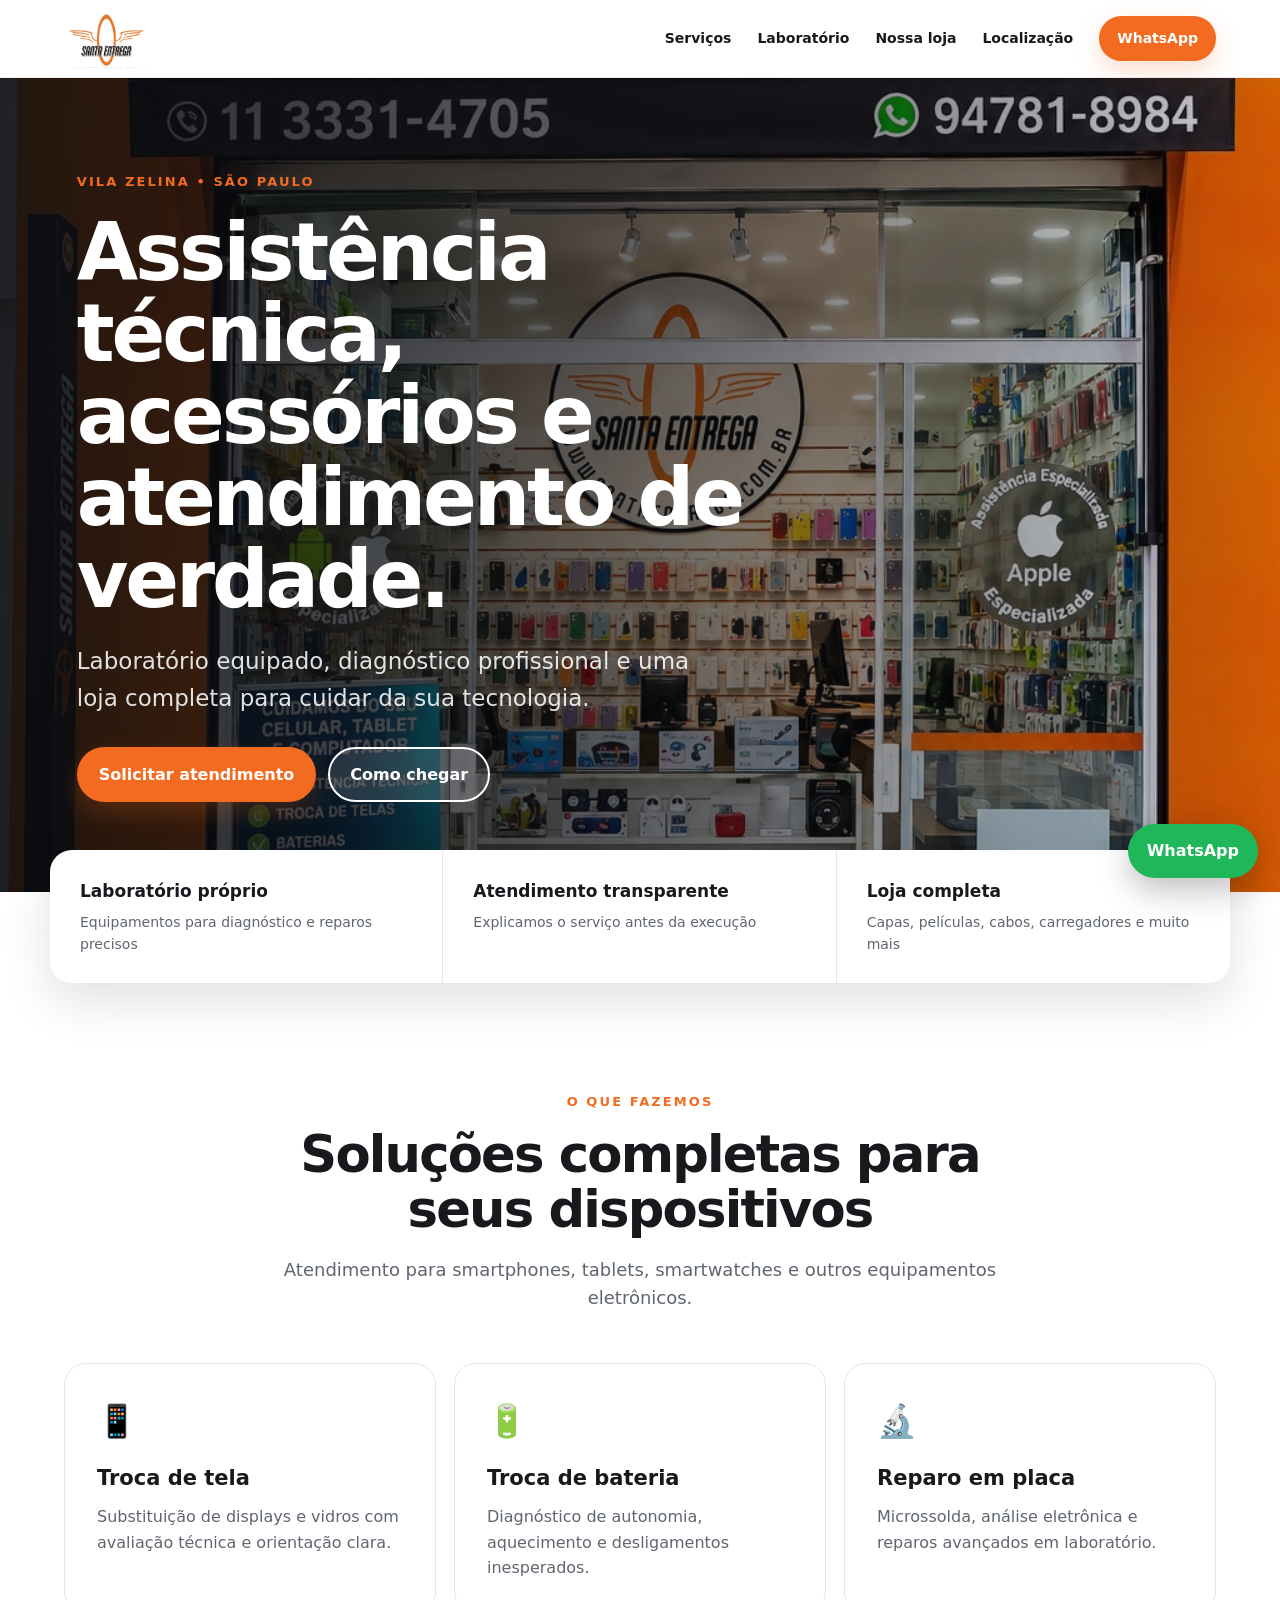
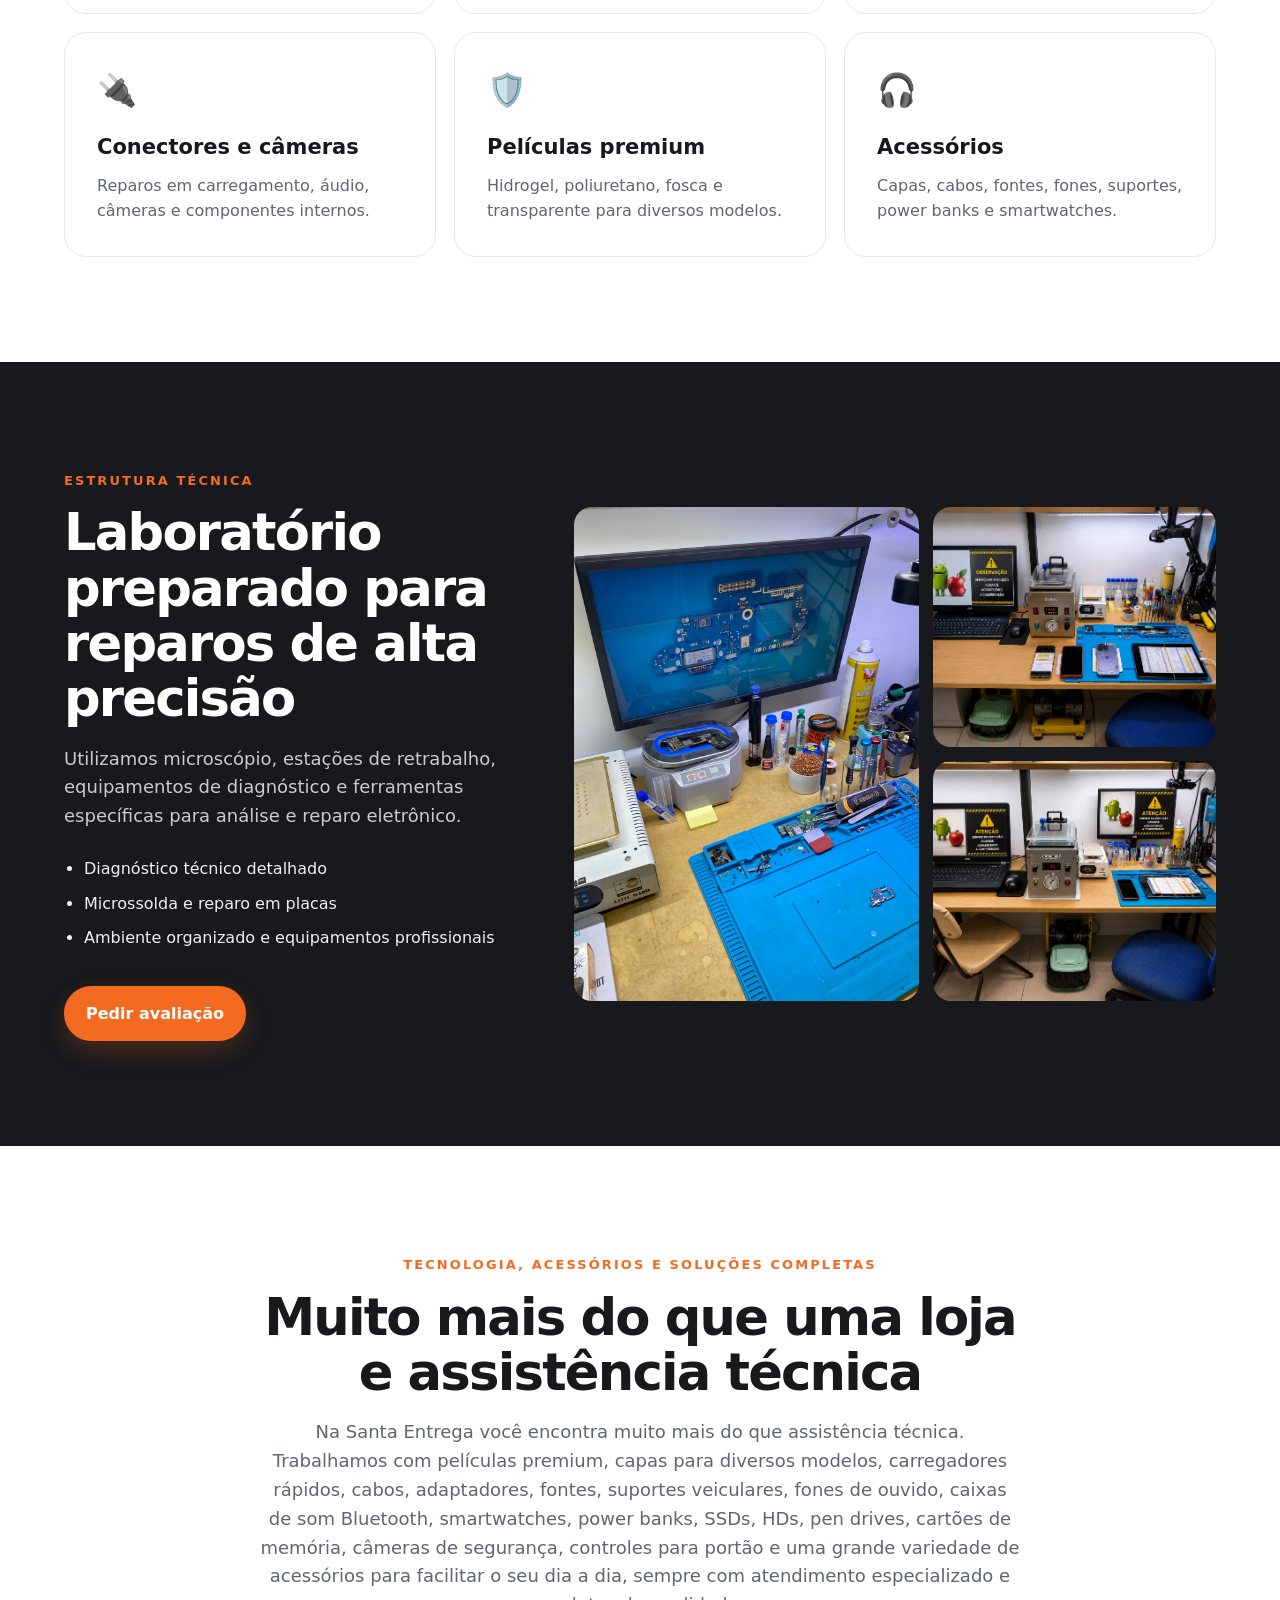
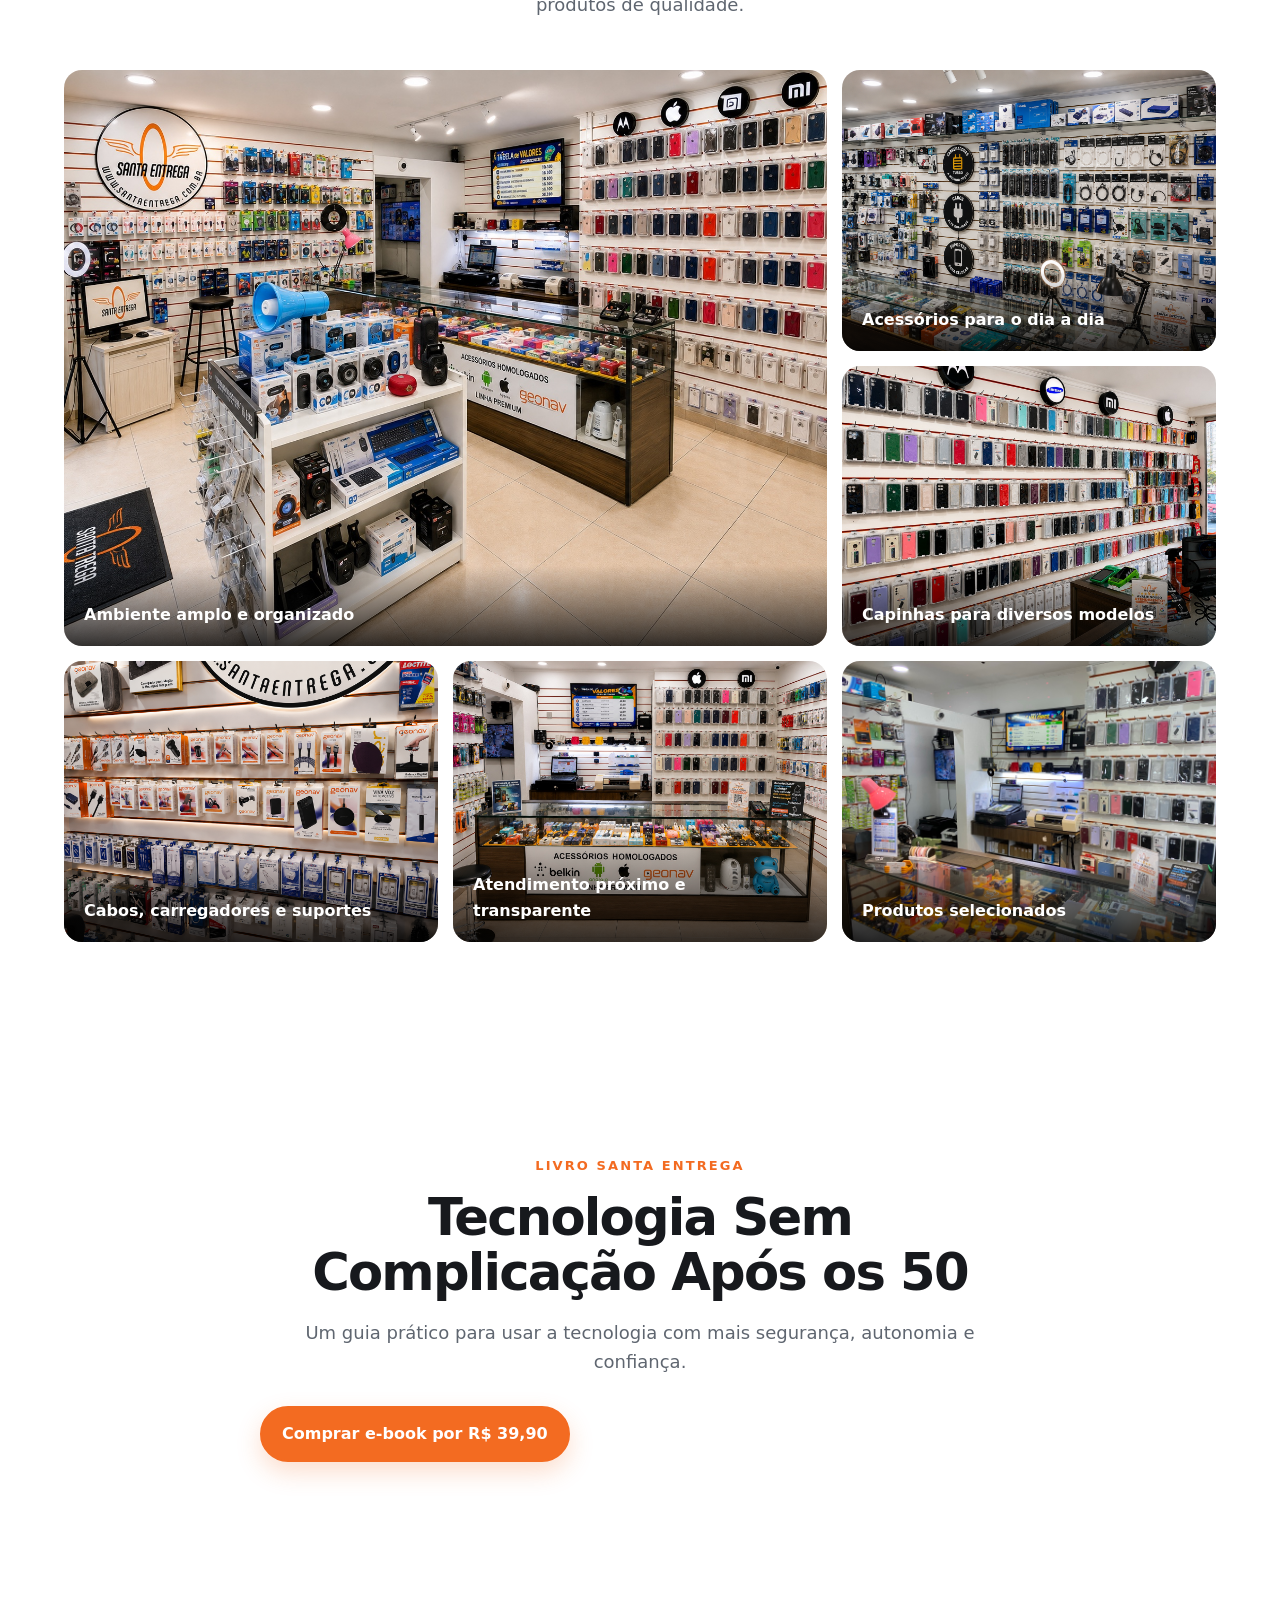
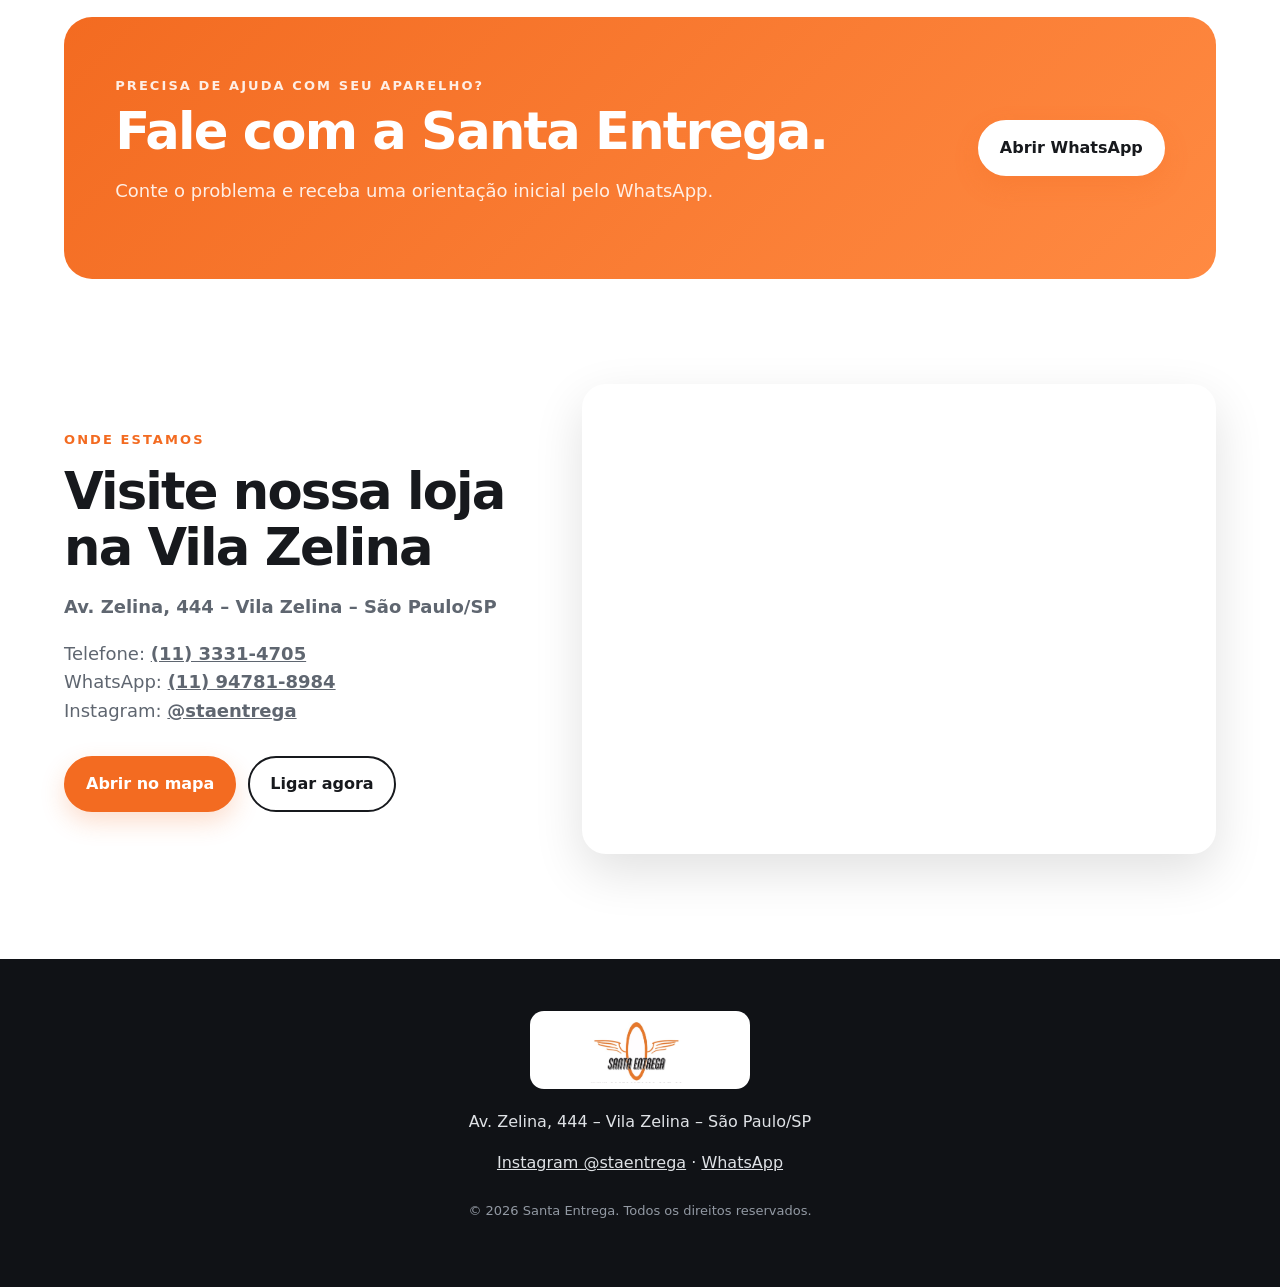
<file: index.html>
<!doctype html>
<html lang="pt-BR">
<head>
  <meta charset="utf-8">
  <meta name="viewport" content="width=device-width, initial-scale=1">
  <title>Santa Entrega | Assistência Técnica e Acessórios na Vila Zelina</title>
  <meta name="description" content="Assistência técnica especializada, reparo em placas, películas e acessórios para celulares, tablets e smartwatches. Av. Zelina, 444, Vila Zelina, São Paulo.">
  <meta name="theme-color" content="#f36b21">
  <meta property="og:title" content="Santa Entrega | Tecnologia com confiança">
  <meta property="og:image" content="https://santaentrega.com.br/imagens/fachada.jpg">
  <link rel="icon" type="image/jpeg" href="imagens/logo-santa-entrega.jpg">
  <meta property="og:description" content="Assistência técnica especializada, laboratório próprio, películas e acessórios na Vila Zelina.">
  <meta property="og:type" content="website">
  <meta property="og:url" content="https://santaentrega.com.br/">
  <meta property="og:image" content="https://santaentrega.com.br/imagens/fachada.jpg">
  <link rel="canonical" href="https://santaentrega.com.br/">
  <link rel="stylesheet" href="estilos.css">
  <script type="application/ld+json">
  {
    "@context":"https://schema.org",
    "@type":"LocalBusiness",
    "name":"Santa Entrega",
    "url":"https://santaentrega.com.br/",
    "image":"https://santaentrega.com.br/imagens/fachada.jpg",
    "telephone":["+55 11 3331-4705","+55 11 94781-8984"],
    "address":{"@type":"PostalAddress","streetAddress":"Av. Zelina, 444","addressLocality":"São Paulo","addressRegion":"SP","addressCountry":"BR"},
    "sameAs":["https://instagram.com/staentrega"]
  }
  </script>
</head>
<body>
  <header class="topo">
    <a class="marca" href="#inicio" aria-label="Santa Entrega - início">
      <img class="logo-marca" src="imagens/logo-santa-entrega.jpg" alt="Logotipo Santa Entrega">
    </a>
    <button class="menu-btn" aria-label="Abrir menu" aria-expanded="false">☰</button>
    <nav class="menu">
      <a href="#servicos">Serviços</a>
      <a href="#laboratorio">Laboratório</a>
      <a href="#loja">Nossa loja</a>
      <a href="#localizacao">Localização</a>
      <a class="botao pequeno" href="https://wa.me/5511947818984?text=Olá%20Santa%20Entrega!%20Gostaria%20de%20um%20atendimento." target="_blank" rel="noopener">WhatsApp</a>
    </nav>
  </header>

  <main>
    <section class="hero" id="inicio">
      <img src="imagens/fachada.jpg" alt="Fachada da loja Santa Entrega na Vila Zelina">
      <div class="hero-overlay"></div>
      <div class="hero-conteudo">
        <span class="etiqueta">Vila Zelina • São Paulo</span>
        <h1>Assistência técnica, acessórios e atendimento de verdade.</h1>
        <p>Laboratório equipado, diagnóstico profissional e uma loja completa para cuidar da sua tecnologia.</p>
        <div class="acoes">
          <a class="botao" href="https://wa.me/5511947818984?text=Olá%20Santa%20Entrega!%20Gostaria%20de%20um%20orçamento." target="_blank" rel="noopener">Solicitar atendimento</a>
          <a class="botao contorno" href="https://www.google.com/maps/search/?api=1&query=Av.%20Zelina%2C%20444%2C%20São%20Paulo" target="_blank" rel="noopener">Como chegar</a>
        </div>
      </div>
    </section>

    <section class="faixa">
      <div><strong>Laboratório próprio</strong><span>Equipamentos para diagnóstico e reparos precisos</span></div>
      <div><strong>Atendimento transparente</strong><span>Explicamos o serviço antes da execução</span></div>
      <div><strong>Loja completa</strong><span>Capas, películas, cabos, carregadores e muito mais</span></div>
    </section>

    <section class="secao" id="servicos">
      <div class="cabecalho-secao">
        <span>O que fazemos</span>
        <h2>Soluções completas para seus dispositivos</h2>
        <p>Atendimento para smartphones, tablets, smartwatches e outros equipamentos eletrônicos.</p>
      </div>
      <div class="cards">
        <article><b>📱</b><h3>Troca de tela</h3><p>Substituição de displays e vidros com avaliação técnica e orientação clara.</p></article>
        <article><b>🔋</b><h3>Troca de bateria</h3><p>Diagnóstico de autonomia, aquecimento e desligamentos inesperados.</p></article>
        <article><b>🔬</b><h3>Reparo em placa</h3><p>Microssolda, análise eletrônica e reparos avançados em laboratório.</p></article>
        <article><b>🔌</b><h3>Conectores e câmeras</h3><p>Reparos em carregamento, áudio, câmeras e componentes internos.</p></article>
        <article><b>🛡️</b><h3>Películas premium</h3><p>Hidrogel, poliuretano, fosca e transparente para diversos modelos.</p></article>
        <article><b>🎧</b><h3>Acessórios</h3><p>Capas, cabos, fontes, fones, suportes, power banks e smartwatches.</p></article>
      </div>
    </section>

    <section class="secao escura" id="laboratorio">
      <div class="laboratorio-grid">
        <div class="laboratorio-texto">
          <span>Estrutura técnica</span>
          <h2>Laboratório preparado para reparos de alta precisão</h2>
          <p>Utilizamos microscópio, estações de retrabalho, equipamentos de diagnóstico e ferramentas específicas para análise e reparo eletrônico.</p>
          <ul>
            <li>Diagnóstico técnico detalhado</li>
            <li>Microssolda e reparo em placas</li>
            <li>Ambiente organizado e equipamentos profissionais</li>
          </ul>
          <a class="botao" href="https://wa.me/5511947818984?text=Olá!%20Preciso%20de%20uma%20avaliação%20técnica." target="_blank" rel="noopener">Pedir avaliação</a>
        </div>
        <div class="mosaico-lab">
          <img src="imagens/microssolda.jpg" alt="Microscópio e equipamento para microssolda">
          <img src="imagens/laboratorio-2.jpg" alt="Bancada técnica equipada da Santa Entrega">
          <img src="imagens/laboratorio-1.jpg" alt="Laboratório técnico da Santa Entrega">
        </div>
      </div>
    </section>

    <section class="secao" id="loja">
      <div class="cabecalho-secao">
        <span>Tecnologia, acessórios e soluções completas</span>
        <h2>Muito mais do que uma loja e assistência técnica</h2>
        <p>Na Santa Entrega você encontra muito mais do que assistência técnica. Trabalhamos com películas premium, capas para diversos modelos, carregadores rápidos, cabos, adaptadores, fontes, suportes veiculares, fones de ouvido, caixas de som Bluetooth, smartwatches, power banks, SSDs, HDs, pen drives, cartões de memória, câmeras de segurança, controles para portão e uma grande variedade de acessórios para facilitar o seu dia a dia, sempre com atendimento especializado e produtos de qualidade.</p>
      </div>
      <div class="galeria">
        <figure class="grande"><img src="imagens/interior-loja.jpg" alt="Interior da loja Santa Entrega"><figcaption>Ambiente amplo e organizado</figcaption></figure>
        <figure><img src="imagens/acessorios-para-dia-a-dia.jpg" alt="Exposição de acessórios"><figcaption>Acessórios para o dia a dia</figcaption></figure>
        <figure><img src="imagens/capinhas.jpg" alt="Variedade de capinhas"><figcaption>Capinhas para diversos modelos</figcaption></figure>
        <figure><img src="imagens/cabos-carregadores-suportes.jpg" alt="Parede com acessórios"><figcaption>Cabos, carregadores e suportes</figcaption></figure>
        <figure><img src="imagens/balcao.jpg" alt="Balcão de atendimento"><figcaption>Atendimento próximo e transparente</figcaption></figure>
        <figure><img src="imagens/vitrine.jpg" alt="Vitrine da Santa Entrega"><figcaption>Produtos selecionados</figcaption></figure>
      </div>
    </section>
<section class="secao" id="livro">
  <div class="cabecalho-secao">
    <span>Livro Santa Entrega</span>
    <h2>Tecnologia Sem Complicação Após os 50</h2>
    <p>Um guia prático para usar a tecnologia com mais segurança, autonomia e confiança.</p>
    <div class="acoes">
    <a class="botao" href="produtos.html">Comprar e-book por R$ 39,90</a>
    </div>
  </div>
</section>
    <section class="chamada">
      <div>
        <span>Precisa de ajuda com seu aparelho?</span>
        <h2>Fale com a Santa Entrega.</h2>
        <p>Conte o problema e receba uma orientação inicial pelo WhatsApp.</p>
      </div>
      <a class="botao claro" href="https://wa.me/5511947818984?text=Olá%20Santa%20Entrega!%20Preciso%20de%20atendimento." target="_blank" rel="noopener">Abrir WhatsApp</a>
    </section>

    <section class="secao local" id="localizacao">
      <div class="info-local">
        <span>Onde estamos</span>
        <h2>Visite nossa loja na Vila Zelina</h2>
        <p><strong>Av. Zelina, 444 – Vila Zelina – São Paulo/SP</strong></p>
        <p>Telefone: <a href="tel:+551133314705">(11) 3331-4705</a><br>WhatsApp: <a href="https://wa.me/5511947818984" target="_blank" rel="noopener">(11) 94781-8984</a><br>Instagram: <a href="https://instagram.com/staentrega" target="_blank" rel="noopener">@staentrega</a></p>
        <div class="acoes">
          <a class="botao" href="https://www.google.com/maps/search/?api=1&query=Av.%20Zelina%2C%20444%2C%20São%20Paulo" target="_blank" rel="noopener">Abrir no mapa</a>
          <a class="botao contorno escuro" href="tel:+551133314705">Ligar agora</a>
        </div>
      </div>
      <iframe title="Mapa da Santa Entrega" src="https://www.google.com/maps?q=Av.%20Zelina%2C%20444%2C%20São%20Paulo&output=embed" loading="lazy" referrerpolicy="no-referrer-when-downgrade"></iframe>
    </section>
  </main>

  <footer>
    <div class="marca rodape-marca"><img class="logo-marca logo-rodape" src="imagens/logo-santa-entrega.jpg" alt="Logotipo Santa Entrega"></div>
    <p>Av. Zelina, 444 – Vila Zelina – São Paulo/SP</p>
    <p><a href="https://instagram.com/staentrega" target="_blank" rel="noopener">Instagram @staentrega</a> · <a href="https://wa.me/5511947818984" target="_blank" rel="noopener">WhatsApp</a></p>
    <p class="direitos">© <span id="ano"></span> Santa Entrega. Todos os direitos reservados.</p>
  </footer>

  <a class="whatsapp-flutuante" href="https://wa.me/5511947818984?text=Olá%20Santa%20Entrega!" target="_blank" rel="noopener" aria-label="Falar com a Santa Entrega no WhatsApp">WhatsApp</a>
  <script src="script.js"></script>
</body>
</html>
</file>
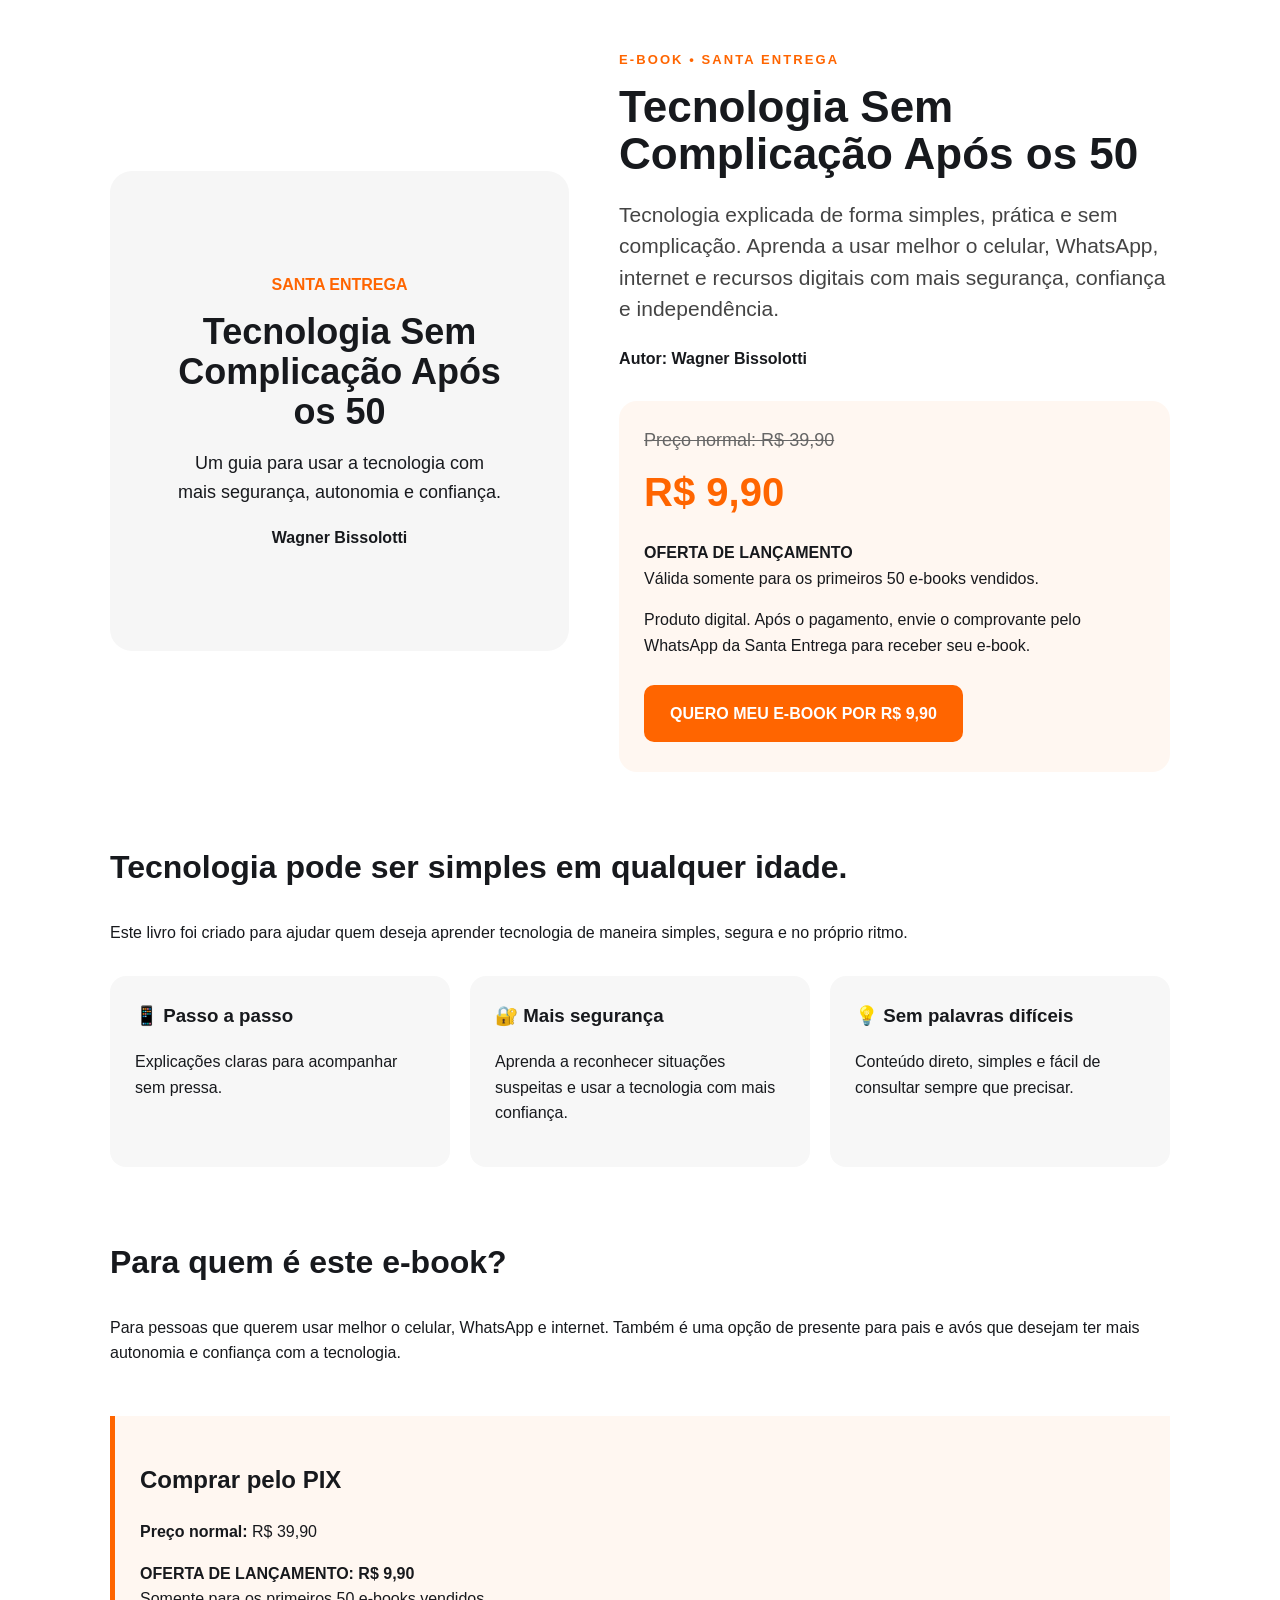
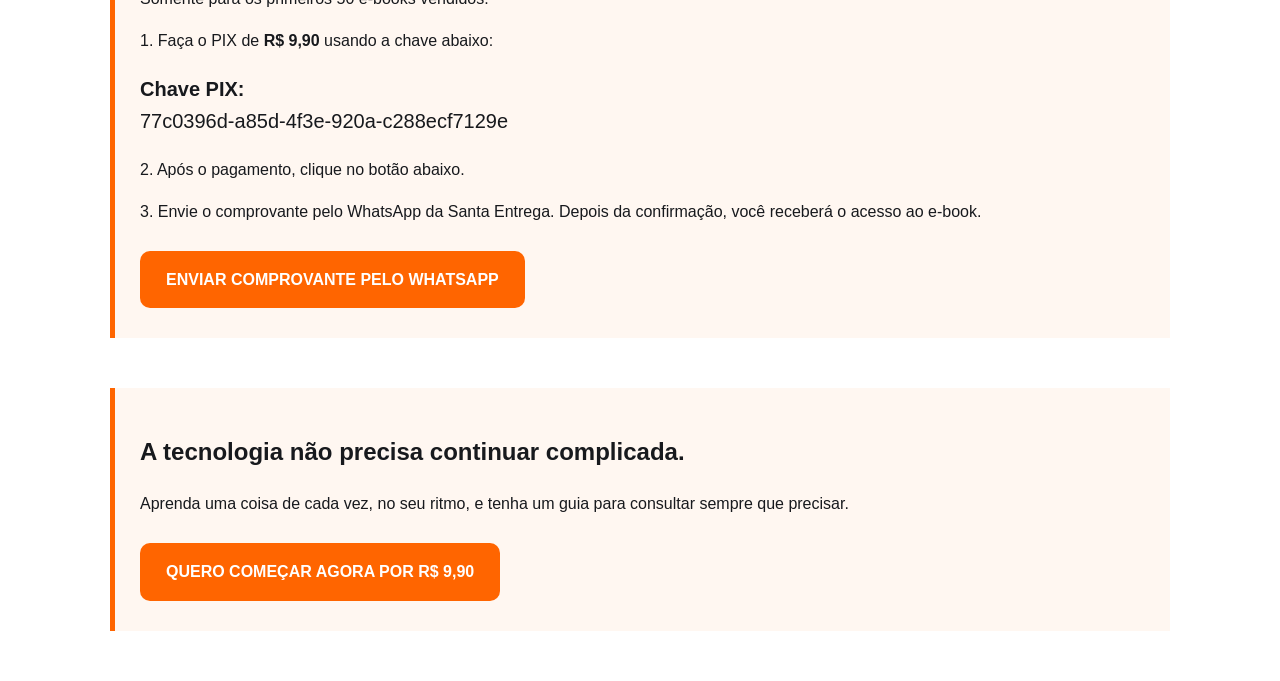
<file: produtos.html>
<!DOCTYPE html>
<html lang="pt-BR">
<head>
  <meta charset="UTF-8">
  <meta name="viewport" content="width=device-width, initial-scale=1.0">

  <title>Tecnologia Sem Complicação Após os 50 | Santa Entrega</title>

  <meta name="description" content="Tecnologia Sem Complicação Após os 50. Um guia prático para usar a tecnologia com mais segurança, autonomia e confiança.">

  <link rel="stylesheet" href="estilos.css">

  <style>
    .pagina-livro {
      max-width: 1100px;
      margin: 0 auto;
      padding: 50px 20px;
      font-family: Arial, sans-serif;
    }

    .livro-hero {
      display: grid;
      grid-template-columns: 1fr 1.2fr;
      gap: 50px;
      align-items: center;
    }

    .livro-capa {
      background: #f6f6f6;
      border-radius: 22px;
      min-height: 480px;
      display: flex;
      align-items: center;
      justify-content: center;
      padding: 30px;
      text-align: center;
    }

    .livro-capa-conteudo {
      max-width: 330px;
    }

    .livro-capa-conteudo span {
      display: block;
      color: #ff6500;
      font-weight: bold;
      margin-bottom: 15px;
    }

    .livro-capa-conteudo h2 {
      font-size: 36px;
      line-height: 1.1;
      margin: 0 0 18px;
    }

    .livro-capa-conteudo p {
      font-size: 18px;
    }

    .livro-info .etiqueta {
      color: #ff6500;
      font-weight: bold;
      text-transform: uppercase;
    }

    .livro-info h1 {
      font-size: 44px;
      line-height: 1.08;
      margin: 12px 0 18px;
    }

    .livro-info .subtitulo {
      font-size: 21px;
      line-height: 1.5;
      color: #444;
    }

    .autor {
      margin-top: 20px;
      font-weight: bold;
    }

    .compra {
      margin-top: 30px;
      padding: 25px;
      border-radius: 18px;
      background: #fff7f1;
    }

    .preco-antigo {
      font-size: 18px;
      text-decoration: line-through;
      color: #666;
      margin-bottom: 5px;
    }

    .preco {
      font-size: 40px;
      font-weight: bold;
      color: #ff6500;
      margin-bottom: 10px;
    }

    .botao-compra {
      display: inline-block;
      background: #ff6500;
      color: white;
      text-decoration: none;
      font-weight: bold;
      padding: 16px 26px;
      border-radius: 10px;
      margin: 10px 8px 5px 0;
    }

    .conteudo-livro {
      margin-top: 70px;
    }

    .conteudo-livro h2 {
      font-size: 32px;
    }

    .beneficios {
      display: grid;
      grid-template-columns: repeat(3, 1fr);
      gap: 20px;
      margin-top: 30px;
    }

    .beneficio {
      background: #f7f7f7;
      padding: 25px;
      border-radius: 16px;
    }

    .beneficio h3 {
      margin-top: 0;
    }

    .aviso {
      margin-top: 50px;
      padding: 25px;
      border-left: 5px solid #ff6500;
      background: #fff7f1;
    }

    .pix {
      font-size: 20px;
      word-break: break-all;
    }

    @media (max-width: 760px) {
      .livro-hero {
        grid-template-columns: 1fr;
      }

      .livro-info h1 {
        font-size: 35px;
      }

      .beneficios {
        grid-template-columns: 1fr;
      }

      .livro-capa {
        min-height: 380px;
      }
    }
  </style>
</head>

<body>

<main class="pagina-livro">

  <section class="livro-hero">

    <div class="livro-capa">
      <div class="livro-capa-conteudo">
        <span>SANTA ENTREGA</span>
        <h2>Tecnologia Sem Complicação Após os 50</h2>
        <p>Um guia para usar a tecnologia com mais segurança, autonomia e confiança.</p>
        <strong>Wagner Bissolotti</strong>
      </div>
    </div>

    <div class="livro-info">

      <div class="etiqueta">E-book • Santa Entrega</div>

      <h1>Tecnologia Sem Complicação Após os 50</h1>

      <p class="subtitulo">
        Tecnologia explicada de forma simples, prática e sem complicação.
        Aprenda a usar melhor o celular, WhatsApp, internet e recursos digitais
        com mais segurança, confiança e independência.
      </p>

      <p class="autor">Autor: Wagner Bissolotti</p>

      <div class="compra">

        <div class="preco-antigo">Preço normal: R$ 39,90</div>
        <div class="preco">R$ 9,90</div>

        <p>
          <strong>OFERTA DE LANÇAMENTO</strong><br>
          Válida somente para os primeiros 50 e-books vendidos.
        </p>

        <p>
          Produto digital. Após o pagamento, envie o comprovante pelo WhatsApp
          da Santa Entrega para receber seu e-book.
        </p>

        <a class="botao-compra" href="#comprar">
          QUERO MEU E-BOOK POR R$ 9,90
        </a>

      </div>

    </div>

  </section>

  <section class="conteudo-livro">

    <h2>Tecnologia pode ser simples em qualquer idade.</h2>

    <p>
      Este livro foi criado para ajudar quem deseja aprender tecnologia
      de maneira simples, segura e no próprio ritmo.
    </p>

    <div class="beneficios">

      <div class="beneficio">
        <h3>📱 Passo a passo</h3>
        <p>Explicações claras para acompanhar sem pressa.</p>
      </div>

      <div class="beneficio">
        <h3>🔐 Mais segurança</h3>
        <p>Aprenda a reconhecer situações suspeitas e usar a tecnologia com mais confiança.</p>
      </div>

      <div class="beneficio">
        <h3>💡 Sem palavras difíceis</h3>
        <p>Conteúdo direto, simples e fácil de consultar sempre que precisar.</p>
      </div>

    </div>

  </section>

  <section class="conteudo-livro">

    <h2>Para quem é este e-book?</h2>

    <p>
      Para pessoas que querem usar melhor o celular, WhatsApp e internet.
      Também é uma opção de presente para pais e avós que desejam ter
      mais autonomia e confiança com a tecnologia.
    </p>

  </section>

  <section id="comprar" class="aviso">

    <h2>Comprar pelo PIX</h2>

    <p><strong>Preço normal:</strong> R$ 39,90</p>

    <p>
      <strong>OFERTA DE LANÇAMENTO: R$ 9,90</strong><br>
      Somente para os primeiros 50 e-books vendidos.
    </p>

    <p>1. Faça o PIX de <strong>R$ 9,90</strong> usando a chave abaixo:</p>

    <p class="pix">
      <strong>Chave PIX:</strong><br>
      77c0396d-a85d-4f3e-920a-c288ecf7129e
    </p>

    <p>2. Após o pagamento, clique no botão abaixo.</p>

    <p>
      3. Envie o comprovante pelo WhatsApp da Santa Entrega.
      Depois da confirmação, você receberá o acesso ao e-book.
    </p>

    <a class="botao-compra"
       href="https://wa.me/5511947818984?text=Olá%2C%20acabei%20de%20realizar%20o%20PIX%20de%20R%24%209%2C90%20do%20e-book%20Tecnologia%20Sem%20Complicação%20Após%20os%2050.%20Segue%20o%20comprovante."
       target="_blank">
      ENVIAR COMPROVANTE PELO WHATSAPP
    </a>

  </section>

  <section class="aviso">

    <h2>A tecnologia não precisa continuar complicada.</h2>

    <p>
      Aprenda uma coisa de cada vez, no seu ritmo, e tenha um guia
      para consultar sempre que precisar.
    </p>

    <a class="botao-compra" href="#comprar">
      QUERO COMEÇAR AGORA POR R$ 9,90
    </a>

  </section>

</main>

</body>
</html>
</file>
<file: estilos.css>
:root{--laranja:#f36b21;--laranja-escuro:#cf4d0e;--grafite:#17191d;--cinza:#5f6670;--claro:#f6f7f9;--branco:#fff;--borda:#e4e7eb;--sombra:0 18px 50px rgba(0,0,0,.12)}
*{box-sizing:border-box}html{scroll-behavior:smooth}body{margin:0;font-family:Inter,ui-sans-serif,system-ui,-apple-system,"Segoe UI",Arial,sans-serif;color:var(--grafite);background:#fff;line-height:1.6}img{max-width:100%;display:block}a{color:inherit}.topo{height:78px;padding:0 max(5vw,24px);display:flex;align-items:center;justify-content:space-between;position:sticky;top:0;z-index:50;background:rgba(255,255,255,.95);backdrop-filter:blur(14px);border-bottom:1px solid rgba(0,0,0,.06)}.marca{display:flex;align-items:center;gap:11px;text-decoration:none}.marca strong{display:block;font-size:18px;line-height:1.1}.marca small{display:block;color:var(--cinza);font-size:11px;letter-spacing:.04em}.simbolo{width:43px;height:43px;border-radius:15px;background:linear-gradient(145deg,var(--laranja),var(--laranja-escuro));color:#fff;display:grid;place-items:center;font-weight:900;font-size:24px;box-shadow:0 8px 20px rgba(243,107,33,.25)}.menu{display:flex;align-items:center;gap:26px}.menu>a:not(.botao){text-decoration:none;font-size:14px;font-weight:650}.menu-btn{display:none;border:0;background:none;font-size:26px}.botao{display:inline-flex;align-items:center;justify-content:center;padding:13px 20px;border-radius:999px;background:var(--laranja);color:#fff;text-decoration:none;font-weight:800;transition:.2s;border:2px solid var(--laranja);box-shadow:0 10px 25px rgba(243,107,33,.22)}.botao:hover{transform:translateY(-2px);background:var(--laranja-escuro);border-color:var(--laranja-escuro)}.botao.pequeno{padding:9px 16px;font-size:14px}.botao.contorno{background:rgba(255,255,255,.12);border-color:#fff;box-shadow:none}.botao.contorno:hover{background:#fff;color:var(--grafite)}.hero{position:relative;min-height:680px;display:flex;align-items:center;overflow:hidden}.hero>img{position:absolute;inset:0;width:100%;height:100%;object-fit:cover;object-position:center}.hero-overlay{position:absolute;inset:0;background:linear-gradient(90deg,rgba(10,12,15,.91) 0%,rgba(10,12,15,.64) 48%,rgba(10,12,15,.18) 100%)}.hero-conteudo{position:relative;z-index:2;color:#fff;width:min(720px,90%);margin-left:max(6vw,30px);padding:90px 0}.etiqueta,.cabecalho-secao>span,.laboratorio-texto>span,.info-local>span,.chamada span{font-size:13px;text-transform:uppercase;letter-spacing:.16em;font-weight:900;color:var(--laranja)}.hero h1{font-size:clamp(42px,6.2vw,80px);line-height:1.03;margin:18px 0 22px;letter-spacing:-.04em}.hero p{font-size:clamp(18px,2vw,23px);max-width:640px;color:rgba(255,255,255,.87)}.acoes{display:flex;flex-wrap:wrap;gap:12px;margin-top:30px}.faixa{display:grid;grid-template-columns:repeat(3,1fr);max-width:1180px;margin:-42px auto 0;position:relative;z-index:4;background:#fff;border-radius:22px;box-shadow:var(--sombra);overflow:hidden}.faixa div{padding:28px 30px;border-right:1px solid var(--borda)}.faixa div:last-child{border:0}.faixa strong,.faixa span{display:block}.faixa strong{font-size:17px}.faixa span{color:var(--cinza);font-size:14px;margin-top:5px}.secao{padding:105px max(5vw,24px)}.cabecalho-secao{max-width:760px;margin:0 auto 50px;text-align:center}.cabecalho-secao h2,.laboratorio-texto h2,.info-local h2,.chamada h2{font-size:clamp(34px,4vw,54px);line-height:1.08;letter-spacing:-.035em;margin:13px 0 16px}.cabecalho-secao p,.laboratorio-texto p,.info-local p,.chamada p{color:var(--cinza);font-size:18px}.cards{display:grid;grid-template-columns:repeat(3,1fr);gap:18px;max-width:1180px;margin:auto}.cards article{padding:32px;border:1px solid var(--borda);border-radius:22px;background:#fff;transition:.25s}.cards article:hover{transform:translateY(-5px);box-shadow:var(--sombra);border-color:transparent}.cards b{font-size:32px}.cards h3{font-size:21px;margin:15px 0 8px}.cards p{margin:0;color:var(--cinza)}.escura{background:var(--grafite);color:#fff}.laboratorio-grid{max-width:1180px;margin:auto;display:grid;grid-template-columns:.9fr 1.3fr;gap:65px;align-items:center}.laboratorio-texto p{color:#c8ccd2}.laboratorio-texto ul{padding-left:20px;color:#eef0f2;margin:25px 0 35px}.laboratorio-texto li{margin:9px 0}.mosaico-lab{display:grid;grid-template-columns:1.1fr .9fr;grid-template-rows:240px 240px;gap:14px}.mosaico-lab img{width:100%;height:100%;object-fit:cover;border-radius:18px}.mosaico-lab img:first-child{grid-row:1/3}.galeria{max-width:1180px;margin:auto;display:grid;grid-template-columns:repeat(3,1fr);gap:15px}.galeria figure{margin:0;position:relative;overflow:hidden;border-radius:18px;background:#111;min-height:260px}.galeria figure.grande{grid-column:span 2;grid-row:span 2;min-height:535px}.galeria img{width:100%;height:100%;object-fit:cover;transition:.45s}.galeria figure:hover img{transform:scale(1.045)}.galeria figcaption{position:absolute;inset:auto 0 0;padding:36px 20px 18px;color:#fff;font-weight:800;background:linear-gradient(transparent,rgba(0,0,0,.78))}.chamada{margin:0 max(5vw,24px);padding:55px max(4vw,30px);border-radius:28px;background:linear-gradient(135deg,var(--laranja),#ff8a42);color:#fff;display:flex;justify-content:space-between;align-items:center;gap:30px}.chamada span,.chamada p{color:rgba(255,255,255,.88)}.chamada h2{margin:6px 0}.botao.claro{background:#fff;color:var(--grafite);border-color:#fff;white-space:nowrap}.local{max-width:1280px;margin:auto;display:grid;grid-template-columns:.85fr 1.15fr;gap:50px;align-items:center}.info-local a{font-weight:750}.botao.contorno.escuro{color:var(--grafite);border-color:var(--grafite);background:#fff}.local iframe{width:100%;height:470px;border:0;border-radius:24px;box-shadow:var(--sombra)}footer{padding:52px max(5vw,24px);background:#101216;color:#dfe2e6;text-align:center}.rodape-marca{justify-content:center;color:#fff;margin-bottom:20px}.direitos{font-size:13px;color:#9299a3;margin-top:25px}.whatsapp-flutuante{position:fixed;right:22px;bottom:22px;z-index:60;background:#20b75a;color:#fff;text-decoration:none;font-weight:900;padding:14px 19px;border-radius:999px;box-shadow:0 12px 32px rgba(0,0,0,.25)}
@media(max-width:900px){.menu-btn{display:block}.menu{position:absolute;top:78px;left:0;right:0;display:none;flex-direction:column;align-items:stretch;padding:20px 24px;background:#fff;border-bottom:1px solid var(--borda)}.menu.aberto{display:flex}.faixa{grid-template-columns:1fr;margin:-25px 18px 0}.faixa div{border-right:0;border-bottom:1px solid var(--borda)}.cards{grid-template-columns:repeat(2,1fr)}.laboratorio-grid,.local{grid-template-columns:1fr}.galeria{grid-template-columns:repeat(2,1fr)}.galeria figure.grande{grid-column:span 2}.chamada{flex-direction:column;align-items:flex-start}.hero{min-height:650px}.hero-overlay{background:linear-gradient(90deg,rgba(10,12,15,.9),rgba(10,12,15,.48))}}
@media(max-width:600px){.topo{height:70px}.menu{top:70px}.hero{min-height:610px}.hero-conteudo{margin-left:24px;padding:70px 0}.hero h1{font-size:43px}.secao{padding:78px 20px}.cards{grid-template-columns:1fr}.mosaico-lab{grid-template-columns:1fr;grid-template-rows:280px 220px 220px}.mosaico-lab img:first-child{grid-row:auto}.galeria{grid-template-columns:1fr}.galeria figure.grande{grid-column:auto;grid-row:auto;min-height:300px}.galeria figure{min-height:280px}.chamada{margin:0 16px;padding:38px 24px}.local iframe{height:360px}.whatsapp-flutuante{right:14px;bottom:14px}.acoes .botao{width:100%}}
.logo-marca{width:190px;height:58px;object-fit:contain;object-position:left center;border-radius:10px;background:#fff}
.logo-rodape{width:220px;height:78px;object-position:center;padding:6px 12px;border-radius:14px}
@media (max-width:720px){.logo-marca{width:145px;height:48px}.logo-rodape{width:190px;height:68px}}
</file>
